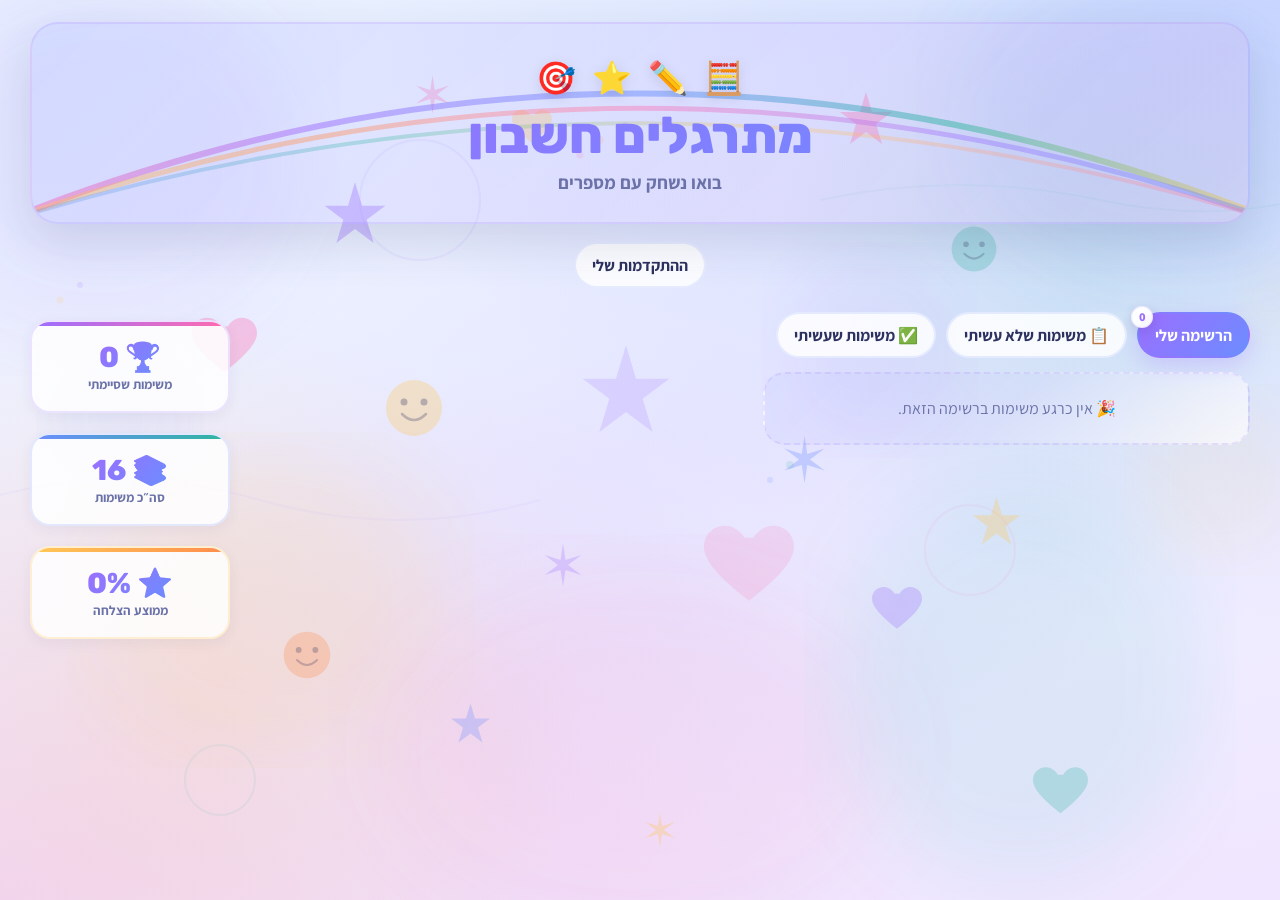
<file: docs/index.html>
<!DOCTYPE html>
<html lang="he" dir="rtl">
<head>
  <meta charset="UTF-8">
  <meta name="viewport" content="width=device-width, initial-scale=1.0">
  <title>מתרגלים חשבון</title>
  <meta name="description" content="אתר תרגול חשבון מקומי בעברית מלאה עם RTL תקין, משימות, סטטיסטיקות ומעקב התקדמות.">
  <link rel="preconnect" href="https://fonts.googleapis.com">
  <link rel="preconnect" href="https://fonts.gstatic.com" crossorigin>
  <link href="https://fonts.googleapis.com/css2?family=Assistant:wght@400;600;700;800&family=Rubik:wght@500;700;800&display=swap" rel="stylesheet">
  <link rel="stylesheet" href="styles.css">
</head>
<body>
  <svg class="bg-shapes" aria-hidden="true" xmlns="http://www.w3.org/2000/svg" viewBox="0 0 1440 900" preserveAspectRatio="xMidYMid slice">
    <defs>
      <filter id="bg-blur"><feGaussianBlur stdDeviation="40"/></filter>
      <filter id="bg-blur-sm"><feGaussianBlur stdDeviation="25"/></filter>
    </defs>
    <!-- large soft blobs -->
    <ellipse cx="180" cy="160" rx="200" ry="180" fill="rgba(156,110,255,0.09)" filter="url(#bg-blur)"/>
    <ellipse cx="1260" cy="120" rx="220" ry="160" fill="rgba(108,141,255,0.10)" filter="url(#bg-blur)"/>
    <ellipse cx="720" cy="750" rx="260" ry="180" fill="rgba(255,107,175,0.08)" filter="url(#bg-blur)"/>
    <ellipse cx="1100" cy="680" rx="180" ry="200" fill="rgba(47,181,159,0.08)" filter="url(#bg-blur)"/>
    <ellipse cx="350" cy="600" rx="170" ry="140" fill="rgba(255,200,87,0.09)" filter="url(#bg-blur)"/>
    <!-- medium accents -->
    <circle cx="950" cy="350" r="90" fill="rgba(156,110,255,0.06)" filter="url(#bg-blur-sm)"/>
    <circle cx="200" cy="420" r="70" fill="rgba(108,141,255,0.07)" filter="url(#bg-blur-sm)"/>
    <circle cx="1300" cy="480" r="80" fill="rgba(255,200,87,0.07)" filter="url(#bg-blur-sm)"/>
    <!-- subtle rings -->
    <circle cx="500" cy="200" r="60" fill="none" stroke="rgba(156,110,255,0.08)" stroke-width="2"/>
    <circle cx="1050" cy="550" r="45" fill="none" stroke="rgba(255,107,175,0.07)" stroke-width="2"/>
    <circle cx="300" cy="780" r="35" fill="none" stroke="rgba(47,181,159,0.08)" stroke-width="2"/>
    <!-- tiny dots cluster -->
    <circle cx="680" cy="140" r="4" fill="rgba(255,200,87,0.18)"/>
    <circle cx="705" cy="125" r="3" fill="rgba(156,110,255,0.16)"/>
    <circle cx="660" cy="155" r="3.5" fill="rgba(255,107,175,0.14)"/>
    <circle cx="850" cy="480" r="3" fill="rgba(108,141,255,0.16)"/>
    <circle cx="870" cy="465" r="4" fill="rgba(47,181,159,0.14)"/>
    <circle cx="140" cy="300" r="3.5" fill="rgba(255,200,87,0.15)"/>
    <circle cx="160" cy="285" r="3" fill="rgba(156,110,255,0.14)"/>
    <!-- soft diamond -->
    <polygon points="1350,260 1380,300 1350,340 1320,300" fill="rgba(255,200,87,0.06)" filter="url(#bg-blur-sm)"/>
    <!-- wavy line accents -->
    <path d="M60,500 Q200,460 340,500 T620,500" fill="none" stroke="rgba(156,110,255,0.05)" stroke-width="2"/>
    <path d="M900,200 Q1040,170 1180,200 T1440,180" fill="none" stroke="rgba(47,181,159,0.05)" stroke-width="2"/>
  </svg>

  <div class="floating-deco" aria-hidden="true">
    <!-- stars -->
    <svg class="fdeco" style="top:20%;left:25%;--dur:13s;--delay:0s;--drift:40px;--rot:360deg" width="70" height="70" viewBox="0 0 60 60"><polygon points="30,2 36,22 56,22 40,34 46,54 30,42 14,54 20,34 4,22 24,22" fill="var(--purple)" opacity=".35"/></svg>
    <svg class="fdeco" style="top:55%;right:20%;--dur:16s;--delay:3s;--drift:35px;--rot:-360deg" width="55" height="55" viewBox="0 0 60 60"><polygon points="30,2 36,22 56,22 40,34 46,54 30,42 14,54 20,34 4,22 24,22" fill="var(--gold)" opacity=".30"/></svg>
    <svg class="fdeco" style="top:78%;left:35%;--dur:11s;--delay:7s;--drift:30px;--rot:360deg" width="45" height="45" viewBox="0 0 60 60"><polygon points="30,2 36,22 56,22 40,34 46,54 30,42 14,54 20,34 4,22 24,22" fill="var(--sky)" opacity=".28"/></svg>
    <svg class="fdeco" style="top:10%;right:30%;--dur:14s;--delay:5s;--drift:45px;--rot:-360deg" width="60" height="60" viewBox="0 0 60 60"><polygon points="30,2 36,22 56,22 40,34 46,54 30,42 14,54 20,34 4,22 24,22" fill="var(--pink)" opacity=".32"/></svg>
    <!-- hearts -->
    <svg class="fdeco" style="top:35%;left:15%;--dur:15s;--delay:1s;--drift:38px;--rot:-360deg" width="65" height="65" viewBox="0 0 60 55"><path d="M30 50 C12 36 0 24 0 14 0 6 6 0 14 0c5 0 10 3 13 8h6C36 3 41 0 46 0c8 0 14 6 14 14 0 10-12 22-30 36z" fill="var(--pink)" opacity=".33"/></svg>
    <svg class="fdeco" style="top:65%;right:28%;--dur:12s;--delay:4s;--drift:42px;--rot:360deg" width="50" height="50" viewBox="0 0 60 55"><path d="M30 50 C12 36 0 24 0 14 0 6 6 0 14 0c5 0 10 3 13 8h6C36 3 41 0 46 0c8 0 14 6 14 14 0 10-12 22-30 36z" fill="var(--purple)" opacity=".28"/></svg>
    <svg class="fdeco" style="top:12%;left:40%;--dur:17s;--delay:6s;--drift:35px;--rot:360deg" width="40" height="40" viewBox="0 0 60 55"><path d="M30 50 C12 36 0 24 0 14 0 6 6 0 14 0c5 0 10 3 13 8h6C36 3 41 0 46 0c8 0 14 6 14 14 0 10-12 22-30 36z" fill="var(--gold)" opacity=".30"/></svg>
    <svg class="fdeco" style="top:85%;right:15%;--dur:14s;--delay:2.5s;--drift:32px;--rot:-360deg" width="55" height="55" viewBox="0 0 60 55"><path d="M30 50 C12 36 0 24 0 14 0 6 6 0 14 0c5 0 10 3 13 8h6C36 3 41 0 46 0c8 0 14 6 14 14 0 10-12 22-30 36z" fill="var(--teal)" opacity=".25"/></svg>
    <!-- smileys -->
    <svg class="fdeco" style="top:42%;left:30%;--dur:14s;--delay:2s;--drift:36px;--rot:-360deg" width="60" height="60" viewBox="0 0 60 60"><circle cx="30" cy="30" r="28" fill="var(--gold)" opacity=".30"/><circle cx="20" cy="24" r="3.5" fill="var(--text)" opacity=".30"/><circle cx="40" cy="24" r="3.5" fill="var(--text)" opacity=".30"/><path d="M18 36 Q30 48 42 36" fill="none" stroke="var(--text)" stroke-width="2.5" stroke-linecap="round" opacity=".28"/></svg>
    <svg class="fdeco" style="top:70%;left:22%;--dur:11s;--delay:5.5s;--drift:30px;--rot:360deg" width="50" height="50" viewBox="0 0 60 60"><circle cx="30" cy="30" r="28" fill="var(--orange)" opacity=".28"/><circle cx="20" cy="24" r="3.5" fill="var(--text)" opacity=".28"/><circle cx="40" cy="24" r="3.5" fill="var(--text)" opacity=".28"/><path d="M18 36 Q30 48 42 36" fill="none" stroke="var(--text)" stroke-width="2.5" stroke-linecap="round" opacity=".26"/></svg>
    <svg class="fdeco" style="top:25%;right:22%;--dur:16s;--delay:8s;--drift:40px;--rot:-360deg" width="48" height="48" viewBox="0 0 60 60"><circle cx="30" cy="30" r="28" fill="var(--teal)" opacity=".25"/><circle cx="20" cy="24" r="3.5" fill="var(--text)" opacity=".26"/><circle cx="40" cy="24" r="3.5" fill="var(--text)" opacity=".26"/><path d="M18 36 Q30 48 42 36" fill="none" stroke="var(--text)" stroke-width="2.5" stroke-linecap="round" opacity=".24"/></svg>
    <!-- sparkle bursts -->
    <svg class="fdeco" style="top:48%;right:35%;--dur:10s;--delay:1.5s;--drift:38px;--rot:360deg" width="55" height="55" viewBox="0 0 60 60"><path d="M30 4 L33 24 L52 18 L36 30 L52 42 L33 36 L30 56 L27 36 L8 42 L24 30 L8 18 L27 24Z" fill="var(--sky)" opacity=".30"/></svg>
    <svg class="fdeco" style="top:8%;left:32%;--dur:13s;--delay:4.5s;--drift:34px;--rot:-360deg" width="45" height="45" viewBox="0 0 60 60"><path d="M30 4 L33 24 L52 18 L36 30 L52 42 L33 36 L30 56 L27 36 L8 42 L24 30 L8 18 L27 24Z" fill="var(--pink)" opacity=".28"/></svg>
    <svg class="fdeco" style="top:60%;left:42%;--dur:15s;--delay:6.5s;--drift:42px;--rot:360deg" width="50" height="50" viewBox="0 0 60 60"><path d="M30 4 L33 24 L52 18 L36 30 L52 42 L33 36 L30 56 L27 36 L8 42 L24 30 L8 18 L27 24Z" fill="var(--purple)" opacity=".25"/></svg>
    <svg class="fdeco" style="top:90%;left:50%;--dur:12s;--delay:3.5s;--drift:36px;--rot:360deg" width="40" height="40" viewBox="0 0 60 60"><path d="M30 4 L33 24 L52 18 L36 30 L52 42 L33 36 L30 56 L27 36 L8 42 L24 30 L8 18 L27 24Z" fill="var(--gold)" opacity=".32"/></svg>
    <!-- extra large center shapes -->
    <svg class="fdeco" style="top:38%;left:45%;--dur:18s;--delay:0.5s;--drift:50px;--rot:360deg" width="100" height="100" viewBox="0 0 60 60"><polygon points="30,2 36,22 56,22 40,34 46,54 30,42 14,54 20,34 4,22 24,22" fill="var(--purple)" opacity=".18"/></svg>
    <svg class="fdeco" style="top:58%;left:55%;--dur:19s;--delay:9s;--drift:44px;--rot:-360deg" width="90" height="90" viewBox="0 0 60 55"><path d="M30 50 C12 36 0 24 0 14 0 6 6 0 14 0c5 0 10 3 13 8h6C36 3 41 0 46 0c8 0 14 6 14 14 0 10-12 22-30 36z" fill="var(--pink)" opacity=".16"/></svg>
  </div>

  <div class="app-shell">
    <header class="site-header">
      <div class="header-banner" id="homeShortcut" role="button" tabindex="0">
        <svg class="header-rainbow" viewBox="0 0 800 200" preserveAspectRatio="none" aria-hidden="true">
          <defs>
            <linearGradient id="rainbow1" x1="0%" y1="0%" x2="100%" y2="0%">
              <stop offset="0%" stop-color="#ff6baf"/>
              <stop offset="25%" stop-color="#9c6eff"/>
              <stop offset="50%" stop-color="#6c8dff"/>
              <stop offset="75%" stop-color="#2fb59f"/>
              <stop offset="100%" stop-color="#ffc857"/>
            </linearGradient>
            <linearGradient id="rainbow2" x1="0%" y1="0%" x2="100%" y2="0%">
              <stop offset="0%" stop-color="#ffc857"/>
              <stop offset="25%" stop-color="#ff8d4d"/>
              <stop offset="50%" stop-color="#ff6baf"/>
              <stop offset="75%" stop-color="#9c6eff"/>
              <stop offset="100%" stop-color="#6c8dff"/>
            </linearGradient>
            <linearGradient id="rainbow3" x1="0%" y1="0%" x2="100%" y2="0%">
              <stop offset="0%" stop-color="#6c8dff"/>
              <stop offset="30%" stop-color="#2fb59f"/>
              <stop offset="60%" stop-color="#ffc857"/>
              <stop offset="100%" stop-color="#ff6baf"/>
            </linearGradient>
          </defs>
          <path d="M -20 200 Q 400 -60 820 200" fill="none" stroke="url(#rainbow1)" stroke-width="6" opacity="0.5" class="rainbow-arc rainbow-arc-1"/>
          <path d="M -20 200 Q 400 -30 820 200" fill="none" stroke="url(#rainbow2)" stroke-width="5" opacity="0.4" class="rainbow-arc rainbow-arc-2"/>
          <path d="M -20 200 Q 400 0 820 200" fill="none" stroke="url(#rainbow3)" stroke-width="4" opacity="0.3" class="rainbow-arc rainbow-arc-3"/>
        </svg>
        <div class="header-content">
          <div class="header-icons">
            <span class="header-icon header-icon-1">🧮</span>
            <span class="header-icon header-icon-2">✏️</span>
            <span class="header-icon header-icon-3">⭐</span>
            <span class="header-icon header-icon-4">🎯</span>
          </div>
          <h1 class="header-title">מתרגלים חשבון</h1>
          <p class="header-subtitle">בואו נשחק עם מספרים</p>
        </div>
      </div>

      <nav class="header-actions" aria-label="ניווט ראשי">
        <button type="button" class="ghost-button" id="progressShortcut">ההתקדמות שלי</button>
      </nav>
    </header>

    <main id="app" aria-live="polite"></main>
  </div>

  <script src="app.js"></script>
</body>
</html>
</file>
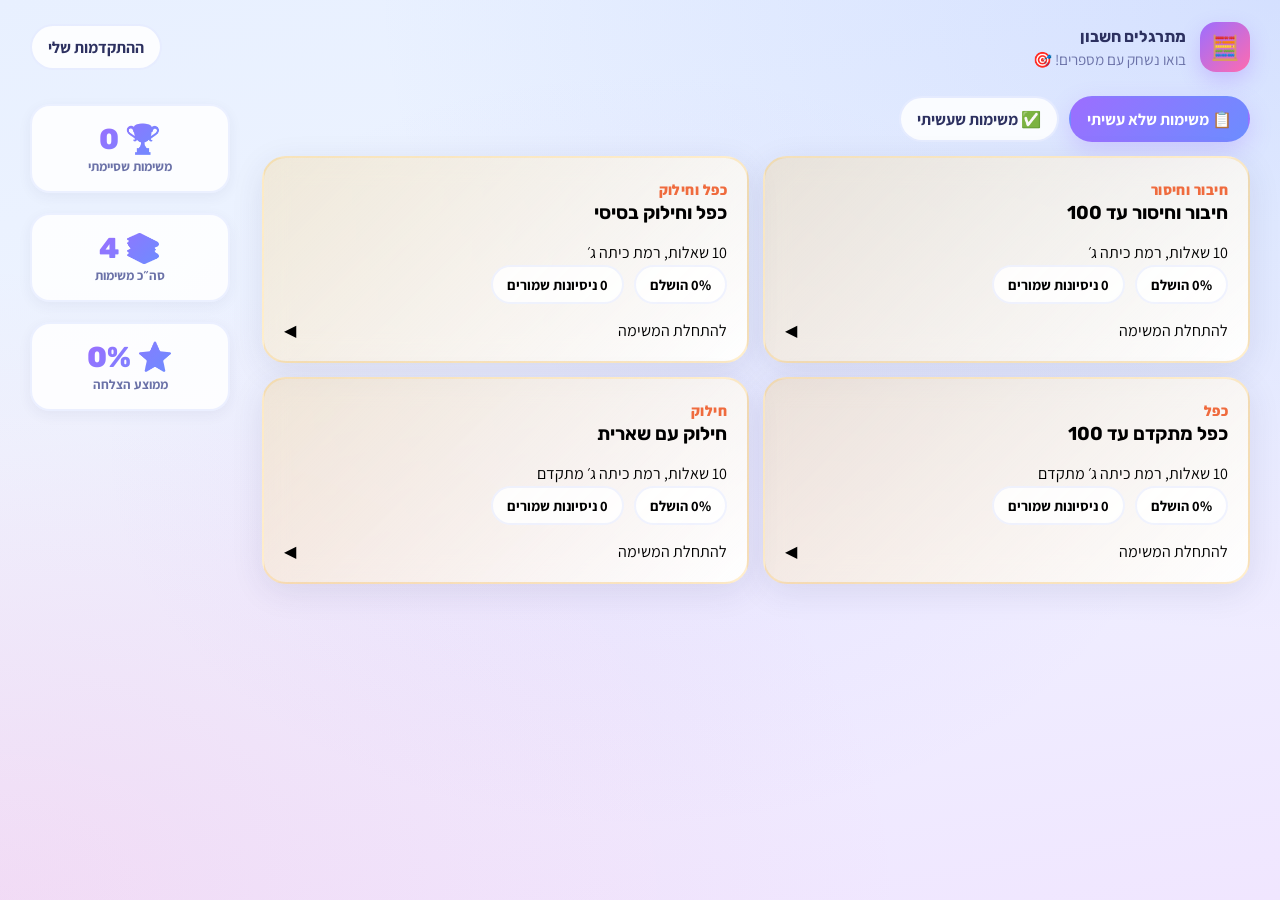
<file: public/index.html>
<!DOCTYPE html>
<html lang="he" dir="rtl">
<head>
  <meta charset="UTF-8">
  <meta name="viewport" content="width=device-width, initial-scale=1.0">
  <title>מתרגלים חשבון</title>
  <meta name="description" content="אתר תרגול חשבון מקומי בעברית מלאה עם RTL תקין, משימות, סטטיסטיקות ומעקב התקדמות.">
  <link rel="preconnect" href="https://fonts.googleapis.com">
  <link rel="preconnect" href="https://fonts.gstatic.com" crossorigin>
  <link href="https://fonts.googleapis.com/css2?family=Assistant:wght@400;600;700;800&family=Rubik:wght@500;700;800&display=swap" rel="stylesheet">
  <link rel="stylesheet" href="styles.css">
</head>
<body>
  <div class="app-shell">
    <header class="site-header">
      <button class="brand-button" id="homeShortcut" type="button">
        <span class="brand-mark">🧮</span>
        <span>
          <strong>מתרגלים חשבון</strong>
          <small>בואו נשחק עם מספרים! 🎯</small>
        </span>
      </button>

      <nav class="header-actions" aria-label="ניווט ראשי">
        <button type="button" class="ghost-button" id="progressShortcut">ההתקדמות שלי</button>
      </nav>
    </header>

    <main id="app" aria-live="polite"></main>
  </div>

  <script src="quiz-data.js"></script>
  <script src="app.js"></script>
</body>
</html>
</file>
<file: docs/styles.css>
:root {
  --bg: #eef4ff;
  --surface: rgba(255, 255, 255, 0.92);
  --surface-strong: #ffffff;
  --text: #2d3160;
  --muted: #6b72a8;
  --line: rgba(45, 49, 96, 0.1);
  --orange: #ff8d4d;
  --orange-deep: #ef6b3e;
  --gold: #ffc857;
  --sky: #6c8dff;
  --teal: #2fb59f;
  --red: #ef6b6b;
  --green: #32b56a;
  --purple: #9c6eff;
  --pink: #ff6baf;
  --shadow: 0 8px 32px rgba(45, 49, 96, 0.10);
  --shadow-lg: 0 18px 48px rgba(45, 49, 96, 0.14);
  --radius-xl: 28px;
  --radius-lg: 22px;
  --radius-md: 16px;
}

@keyframes pop-in {
  from { transform: scale(0.92); opacity: 0; }
  to { transform: scale(1); opacity: 1; }
}

@keyframes wiggle {
  0%, 100% { transform: rotate(0deg); }
  25% { transform: rotate(-3deg); }
  75% { transform: rotate(3deg); }
}

@keyframes float {
  0%, 100% { transform: translateY(0); }
  50% { transform: translateY(-6px); }
}

@keyframes float-slow {
  0%, 100% { transform: translateY(0) rotate(0deg); }
  50% { transform: translateY(-10px) rotate(5deg); }
}

@keyframes float-delayed {
  0%, 100% { transform: translateY(0) rotate(0deg); }
  50% { transform: translateY(-8px) rotate(-5deg); }
}

@keyframes confetti-pop {
  0% { transform: scale(0.5); opacity: 0; }
  60% { transform: scale(1.15); }
  100% { transform: scale(1); opacity: 1; }
}

@keyframes shimmer {
  0% { background-position: -200% center; }
  100% { background-position: 200% center; }
}

@keyframes slide-up {
  from { transform: translateY(20px); opacity: 0; }
  to { transform: translateY(0); opacity: 1; }
}

@keyframes pulse-glow {
  0%, 100% { box-shadow: 0 0 0 0 rgba(156, 110, 255, 0); }
  50% { box-shadow: 0 0 20px 4px rgba(156, 110, 255, 0.15); }
}

@keyframes rainbow-draw {
  from { stroke-dashoffset: 1200; }
  to { stroke-dashoffset: 0; }
}

@keyframes bounce-in {
  0% { transform: scale(0) rotate(-10deg); opacity: 0; }
  50% { transform: scale(1.2) rotate(3deg); }
  70% { transform: scale(0.95) rotate(-1deg); }
  100% { transform: scale(1) rotate(0deg); opacity: 1; }
}

* {
  box-sizing: border-box;
}

html {
  scroll-behavior: smooth;
}

body {
  margin: 0;
  min-height: 100vh;
  font-family: "Assistant", "Segoe UI", sans-serif;
  color: var(--text);
  background:
    radial-gradient(ellipse at top right, rgba(108, 141, 255, 0.22), transparent 50%),
    radial-gradient(ellipse at bottom left, rgba(255, 107, 175, 0.16), transparent 50%),
    radial-gradient(ellipse at center, rgba(156, 110, 255, 0.10), transparent 60%),
    radial-gradient(circle at 15% 80%, rgba(255, 200, 87, 0.14), transparent 30%),
    radial-gradient(circle at 85% 30%, rgba(47, 181, 159, 0.12), transparent 25%),
    linear-gradient(170deg, #e8f0ff 0%, var(--bg) 40%, #f0e6ff 100%);
  background-attachment: fixed;
  overflow-x: hidden;
}

button,
input {
  font: inherit;
}

button {
  cursor: pointer;
}

.app-shell {
  position: relative;
  width: min(1220px, calc(100% - 28px));
  margin-inline: auto;
  padding: 22px 0 38px;
}

.bg-shapes {
  position: fixed;
  inset: 0;
  width: 100%;
  height: 100%;
  z-index: -1;
  pointer-events: none;
}

/* floating SVG decorations */
@keyframes fdeco-float {
  0%   { transform: translateY(0) translateX(0) rotate(0deg) scale(1); }
  20%  { transform: translateY(calc(var(--drift) * -0.7)) translateX(calc(var(--drift) * 0.4)) rotate(calc(var(--rot) * 0.25)) scale(1.15); }
  50%  { transform: translateY(calc(var(--drift) * -1)) translateX(calc(var(--drift) * -0.3)) rotate(calc(var(--rot) * 0.5)) scale(0.85); }
  75%  { transform: translateY(calc(var(--drift) * -0.4)) translateX(calc(var(--drift) * 0.5)) rotate(calc(var(--rot) * 0.8)) scale(1.1); }
  100% { transform: translateY(0) translateX(0) rotate(var(--rot)) scale(1); }
}

@keyframes fdeco-hue {
  0%   { filter: hue-rotate(0deg) drop-shadow(0 0 4px rgba(156,110,255,0.2)); }
  25%  { filter: hue-rotate(60deg) drop-shadow(0 0 10px rgba(255,107,175,0.25)); }
  50%  { filter: hue-rotate(-40deg) drop-shadow(0 0 6px rgba(108,141,255,0.2)); }
  75%  { filter: hue-rotate(80deg) drop-shadow(0 0 12px rgba(255,200,87,0.25)); }
  100% { filter: hue-rotate(0deg) drop-shadow(0 0 4px rgba(156,110,255,0.2)); }
}

.floating-deco {
  position: fixed;
  inset: 0;
  width: 100%;
  height: 100%;
  z-index: 0;
  pointer-events: none;
  overflow: hidden;
}

.fdeco {
  position: absolute;
  animation:
    fdeco-float var(--dur, 12s) ease-in-out var(--delay, 0s) infinite,
    fdeco-hue calc(var(--dur, 12s) * 1.3) ease-in-out var(--delay, 0s) infinite;
  will-change: transform, filter;
}

.site-header {
  display: flex;
  flex-direction: column;
  gap: 18px;
  margin-bottom: 24px;
}

.header-banner {
  position: relative;
  overflow: hidden;
  padding: 32px 36px 28px;
  border-radius: var(--radius-xl);
  background: linear-gradient(135deg, rgba(108, 141, 255, 0.12), rgba(156, 110, 255, 0.1), rgba(255, 107, 175, 0.08));
  border: 2px solid rgba(156, 110, 255, 0.15);
  box-shadow: var(--shadow-lg);
  cursor: pointer;
  transition: transform 0.25s ease, box-shadow 0.25s ease;
}

.header-banner:hover {
  transform: translateY(-3px);
  box-shadow: 0 22px 52px rgba(45, 49, 96, 0.18);
}

.header-rainbow {
  position: absolute;
  inset: 0;
  width: 100%;
  height: 100%;
  pointer-events: none;
}

.rainbow-arc {
  stroke-dasharray: 1200;
  animation: rainbow-draw 2s ease forwards;
}

.rainbow-arc-1 { animation-delay: 0s; }
.rainbow-arc-2 { animation-delay: 0.3s; stroke-dashoffset: 1200; animation: rainbow-draw 2s ease 0.3s forwards; }
.rainbow-arc-3 { animation-delay: 0.6s; stroke-dashoffset: 1200; animation: rainbow-draw 2s ease 0.6s forwards; }

.header-content {
  position: relative;
  text-align: center;
}

.header-icons {
  display: flex;
  justify-content: center;
  gap: 16px;
  margin-bottom: 10px;
}

.header-icon {
  display: inline-block;
  font-size: 2rem;
  filter: drop-shadow(0 3px 6px rgba(0, 0, 0, 0.1));
}

.header-icon-1 { animation: bounce-in 0.6s ease 0.2s both, float-slow 4s ease-in-out 1s infinite; }
.header-icon-2 { animation: bounce-in 0.6s ease 0.35s both, float-delayed 3.5s ease-in-out 1.2s infinite; }
.header-icon-3 { animation: bounce-in 0.6s ease 0.5s both, float-slow 3s ease-in-out 1.4s infinite; }
.header-icon-4 { animation: bounce-in 0.6s ease 0.65s both, float-delayed 4.5s ease-in-out 1.6s infinite; }

.header-title {
  margin: 0;
  font-family: "Rubik", sans-serif;
  font-size: clamp(2.2rem, 5vw, 3.2rem);
  font-weight: 800;
  line-height: 1.1;
  background: linear-gradient(135deg, var(--purple), var(--sky), var(--pink));
  background-size: 200% auto;
  -webkit-background-clip: text;
  -webkit-text-fill-color: transparent;
  background-clip: text;
  animation: shimmer 4s linear infinite;
}

.header-subtitle {
  margin: 6px 0 0;
  font-size: 1.15rem;
  font-weight: 700;
  color: var(--muted);
  animation: slide-up 0.5s ease 0.4s both;
}

.header-actions {
  display: flex;
  flex-wrap: wrap;
  justify-content: center;
  gap: 10px;
}

.header-title,
.section-title,
.panel-title,
.question-title,
.summary-score {
  font-family: "Rubik", sans-serif;
}

.ghost-button,
.primary-button,
.secondary-button,
.danger-button,
.tab-button,
.question-jump,
.task-card,
.resume-card {
  transition: transform 0.18s ease, box-shadow 0.18s ease, border-color 0.18s ease;
}

.ghost-button,
.secondary-button,
.tab-button,
.question-jump {
  min-height: 46px;
  padding: 10px 16px;
  border-radius: 999px;
  border: 2px solid rgba(108, 141, 255, 0.15);
  color: var(--text);
  background: rgba(255, 255, 255, 0.85);
  font-weight: 700;
}

.primary-button,
.danger-button {
  min-height: 50px;
  padding: 12px 22px;
  border: 0;
  border-radius: 999px;
  color: #fff;
  font-weight: 800;
  font-size: 1.05rem;
  letter-spacing: 0.01em;
}

.primary-button {
  background: linear-gradient(135deg, #6c8dff, var(--purple), var(--pink));
  background-size: 200% auto;
  box-shadow: 0 8px 24px rgba(108, 141, 255, 0.35);
}

.secondary-button {
  min-height: 50px;
  padding: 12px 22px;
  border-radius: 999px;
  font-weight: 700;
}

.danger-button {
  background: linear-gradient(135deg, #f05b5b, #d74141);
  box-shadow: 0 8px 22px rgba(215, 65, 65, 0.22);
}

.ghost-button:hover,
.primary-button:hover,
.secondary-button:hover,
.danger-button:hover,
.tab-button:hover,
.question-jump:hover,
.resume-card:hover {
  transform: translateY(-3px) scale(1.02);
}

.primary-button:hover {
  box-shadow: 0 12px 30px rgba(108, 141, 255, 0.45);
}

.primary-button:active,
.secondary-button:active,
.ghost-button:active,
.task-card:active {
  transform: translateY(0) scale(0.98);
}

.view {
  display: none;
}

.view.active {
  display: block;
}

.hero-grid,
.home-grid,
.task-layout,
.summary-layout,
.settings-layout {
  display: grid;
  gap: 18px;
}

.hero-grid,
.summary-layout,
.settings-layout {
  grid-template-columns: 1.1fr 0.9fr;
}

.home-grid {
  grid-template-columns: 1.05fr 0.95fr;
  margin-top: 18px;
}

.home-layout {
  display: grid;
  grid-template-columns: 1fr 200px;
  gap: 32px;
  align-items: start;
}

.home-main {
  min-width: 0;
}

.home-sidebar {
  display: flex;
  flex-direction: column;
  gap: 20px;
  padding-top: 8px;
}

.sidebar-stat {
  display: flex;
  flex-direction: column;
  align-items: center;
  text-align: center;
  padding: 18px 14px;
  border-radius: 20px;
  background: rgba(255, 255, 255, 0.85);
  border: 2px solid rgba(108, 141, 255, 0.12);
  box-shadow: 0 4px 14px rgba(45, 49, 96, 0.06);
  animation: slide-up 0.4s ease both;
  transition: transform 0.2s ease;
  position: relative;
  overflow: hidden;
}

.sidebar-stat::before {
  content: "";
  position: absolute;
  top: 0;
  left: 0;
  right: 0;
  height: 4px;
  border-radius: 20px 20px 0 0;
}

.sidebar-stat:nth-child(1) { animation-delay: 0.15s; }
.sidebar-stat:nth-child(2) { animation-delay: 0.25s; }
.sidebar-stat:nth-child(3) { animation-delay: 0.35s; }

.sidebar-stat:nth-child(1)::before { background: linear-gradient(90deg, var(--purple), var(--pink)); }
.sidebar-stat:nth-child(2)::before { background: linear-gradient(90deg, var(--sky), var(--teal)); }
.sidebar-stat:nth-child(3)::before { background: linear-gradient(90deg, var(--gold), var(--orange)); }

.sidebar-stat:nth-child(1) { border-color: rgba(156, 110, 255, 0.18); }
.sidebar-stat:nth-child(2) { border-color: rgba(108, 141, 255, 0.18); }
.sidebar-stat:nth-child(3) { border-color: rgba(255, 200, 87, 0.25); }

.sidebar-stat:hover {
  transform: scale(1.05);
}

.sidebar-stat-value {
  font-size: 1.8rem;
  font-weight: 800;
  font-family: "Rubik", sans-serif;
  background: linear-gradient(135deg, var(--purple), var(--sky));
  -webkit-background-clip: text;
  -webkit-text-fill-color: transparent;
  background-clip: text;
}

.sidebar-stat-label {
  font-size: 0.82rem;
  font-weight: 700;
  color: var(--muted);
  margin-top: 2px;
}

.resume-banner {
  display: flex;
  align-items: center;
  justify-content: space-between;
  width: 100%;
  padding: 16px 22px;
  margin-bottom: 18px;
  border-radius: 18px;
  border: 2px solid rgba(156, 110, 255, 0.2);
  background: linear-gradient(135deg, rgba(156, 110, 255, 0.1), rgba(108, 141, 255, 0.08), rgba(255, 107, 175, 0.06));
  cursor: pointer;
  font: inherit;
  text-align: start;
  animation: slide-up 0.4s ease;
  position: relative;
  overflow: hidden;
}

.resume-banner::after {
  content: "";
  position: absolute;
  top: -20px;
  left: -20px;
  width: 80px;
  height: 80px;
  border-radius: 50%;
  background: radial-gradient(circle, rgba(156, 110, 255, 0.1), transparent 70%);
  pointer-events: none;
}

.resume-banner:hover {
  border-style: solid;
  border-color: var(--sky);
  background: linear-gradient(135deg, rgba(108, 141, 255, 0.12), rgba(156, 110, 255, 0.08));
  transform: translateY(-2px);
}

.resume-banner-text {
  display: flex;
  flex-direction: column;
  gap: 4px;
}

.resume-banner-text strong {
  font-size: 1rem;
  color: var(--ink);
}

.resume-banner-text span {
  font-size: 0.85rem;
  color: var(--muted);
}

.resume-banner-action {
  font-weight: 700;
  color: var(--sky);
  white-space: nowrap;
}

.panel,
.hero-panel,
.task-card,
.resume-card,
.question-panel,
.question-sidebar,
.result-card,
.settings-card,
.stats-card {
  background: var(--surface);
  border: 2px solid rgba(108, 141, 255, 0.1);
  box-shadow: var(--shadow);
  backdrop-filter: blur(12px);
}

.hero-panel,
.panel,
.question-panel,
.question-sidebar,
.result-card,
.settings-card,
.stats-card {
  border-radius: var(--radius-xl);
}

.hero-panel,
.panel,
.question-panel,
.question-sidebar,
.result-card,
.settings-card,
.stats-card {
  padding: 24px;
}

.hero-copy {
  padding: 16px 0;
}

.eyebrow {
  margin: 0 0 10px;
  font-size: 0.92rem;
  font-weight: 800;
  letter-spacing: 0.03em;
  background: linear-gradient(135deg, var(--orange-deep), var(--pink));
  -webkit-background-clip: text;
  -webkit-text-fill-color: transparent;
  background-clip: text;
}

.hero-title {
  margin: 0;
  font-size: clamp(2.3rem, 6vw, 4.5rem);
  line-height: 1.05;
}

.hero-text,
.panel-copy,
.meta-copy,
.feedback-text,
.status-note,
.stat-label,
.empty-state {
  color: var(--muted);
}

.hero-text,
.panel-copy,
.feedback-text {
  font-size: 1.08rem;
  line-height: 1.7;
}

.hero-actions,
.result-actions,
.settings-actions,
.question-actions,
.top-row {
  display: flex;
  flex-wrap: wrap;
  gap: 12px;
}

.question-actions {
  margin-top: 24px;
}

.hero-badges,
.task-meta,
.summary-pills {
  display: flex;
  flex-wrap: wrap;
  gap: 10px;
}

.hero-badge,
.meta-pill,
.summary-pill {
  display: inline-flex;
  align-items: center;
  min-height: 38px;
  padding: 8px 14px;
  border-radius: 999px;
  background: linear-gradient(135deg, rgba(108, 141, 255, 0.1), rgba(156, 110, 255, 0.08));
  border: 2px solid rgba(108, 141, 255, 0.14);
  font-weight: 700;
  font-size: 0.9rem;
  color: var(--text);
}

.summary-pill {
  background: linear-gradient(135deg, rgba(156, 110, 255, 0.12), rgba(255, 107, 175, 0.08));
  border-color: rgba(156, 110, 255, 0.18);
}

.board-stack {
  display: grid;
  gap: 14px;
}

.hero-board-primary,
.hero-board-secondary {
  border-radius: 26px;
  padding: 18px;
  background: #fff;
  border: 1px solid var(--line);
}

.hero-board-primary {
  background: linear-gradient(180deg, rgba(255, 200, 87, 0.24), #fffefb);
}

.board-progress {
  height: 12px;
  overflow: hidden;
  border-radius: 999px;
  background: rgba(29, 36, 64, 0.08);
}

.board-progress span,
.mini-progress span,
.attempt-progress span {
  display: block;
  height: 100%;
  border-radius: inherit;
  background: linear-gradient(90deg, var(--purple), var(--sky), var(--teal));
}

.summary-grid,
.stats-grid,
.tasks-grid,
.results-grid,
.settings-grid {
  display: grid;
  gap: 14px;
}

.summary-grid,
.stats-grid,
.results-grid,
.settings-grid {
  grid-template-columns: repeat(3, minmax(0, 1fr));
}

.tasks-grid {
  grid-template-columns: repeat(2, minmax(0, 1fr));
}

.stats-card strong,
.result-number,
.summary-score {
  display: block;
  font-size: 2rem;
}

.tabs-row {
  display: flex;
  gap: 10px;
  flex-wrap: wrap;
  margin-bottom: 14px;
}

.tabs-row .tab-button {
  flex: 0 1 auto;
}

.tab-button {
  display: inline-flex;
  align-items: center;
  justify-content: center;
  gap: 8px;
  position: relative;
}

.tab-button.has-badge {
  display: grid;
  place-items: center;
}

.tab-button-label {
  display: block;
  text-align: center;
}

.tab-badge {
  position: absolute;
  top: -8px;
  left: -8px;
  display: inline-flex;
  align-items: center;
  justify-content: center;
  min-width: 22px;
  height: 22px;
  padding-inline: 6px;
  border-radius: 999px;
  background: rgba(255, 255, 255, 0.96);
  color: var(--purple);
  font-size: 0.76rem;
  font-weight: 800;
  line-height: 1;
  box-shadow: 0 6px 14px rgba(45, 49, 96, 0.16), inset 0 0 0 1px rgba(108, 141, 255, 0.12);
  z-index: 1;
}

.tab-button.active {
  color: #fff;
  border-color: transparent;
  background: linear-gradient(135deg, var(--purple), var(--sky));
  box-shadow: 0 8px 22px rgba(156, 110, 255, 0.25);
  animation: pulse-glow 2.5s ease-in-out infinite;
}

.tab-button.active .tab-badge {
  background: rgba(255, 255, 255, 0.95);
  color: var(--purple);
  box-shadow: 0 4px 12px rgba(45, 49, 96, 0.16), inset 0 0 0 1px rgba(156, 110, 255, 0.14);
}

.task-card,
.resume-card {
  border: 0;
  padding: 20px;
  border-radius: 24px;
  text-align: right;
  animation: slide-up 0.4s ease both;
}

.task-card {
  display: flex;
  flex-direction: column;
}

.task-card:nth-child(1) { animation-delay: 0.05s; }
.task-card:nth-child(2) { animation-delay: 0.1s; }
.task-card:nth-child(3) { animation-delay: 0.15s; }
.task-card:nth-child(4) { animation-delay: 0.2s; }
.task-card:nth-child(5) { animation-delay: 0.25s; }
.task-card:nth-child(6) { animation-delay: 0.3s; }

.task-card.pending {
  background: linear-gradient(145deg, rgba(255, 200, 87, 0.18), rgba(255, 141, 77, 0.08), rgba(255, 255, 255, 0.96));
  border: 2px solid rgba(255, 200, 87, 0.3);
  position: relative;
  overflow: hidden;
}

.task-card.pending::before {
  content: "📝";
  position: absolute;
  top: -8px;
  left: -8px;
  font-size: 3.5rem;
  opacity: 0.08;
  transform: rotate(-15deg);
  pointer-events: none;
}

.task-card.done {
  background: linear-gradient(145deg, rgba(50, 181, 106, 0.12), rgba(47, 181, 159, 0.08), rgba(255, 255, 255, 0.96));
  border: 2px solid rgba(50, 181, 106, 0.2);
  position: relative;
  overflow: hidden;
}

.task-card.done::before {
  content: "🏆";
  position: absolute;
  top: -8px;
  left: -8px;
  font-size: 3.5rem;
  opacity: 0.08;
  transform: rotate(10deg);
  pointer-events: none;
}

.resume-card {
  background: linear-gradient(135deg, rgba(156, 110, 255, 0.12), rgba(255, 255, 255, 0.96));
  border: 2px solid rgba(156, 110, 255, 0.18);
}

.task-card h3,
.resume-card h3,
.section-title,
.panel-title,
.question-title {
  margin: 0;
  font-family: "Rubik", sans-serif;
}

.task-card p,
.resume-card p,
.settings-card p,
.result-card p,
.question-panel p {
  margin-bottom: 0;
  line-height: 1.6;
}

.task-card footer,
.resume-card footer,
.result-card footer {
  display: flex;
  justify-content: space-between;
  align-items: center;
  gap: 12px;
  margin-top: 16px;
}

.task-card footer {
  margin-top: 22px;
}

.task-card-actions {
  display: flex;
  flex-wrap: wrap;
  align-items: center;
  justify-content: space-between;
  gap: 12px;
  width: 100%;
}

.task-open-button {
  width: auto;
  min-width: 190px;
  min-height: 44px;
  padding: 10px 24px;
  font-size: 0.98rem;
  box-shadow: 0 6px 18px rgba(108, 141, 255, 0.24);
}

.task-allocation-button {
  align-self: auto;
  min-width: 0;
  max-width: 100%;
}

.allocation-button {
  display: inline-flex;
  align-items: center;
  justify-content: center;
  min-height: 40px;
  padding: 8px 16px;
  border-radius: 999px;
  white-space: nowrap;
  font-size: 0.95rem;
  font-weight: 700;
}

.allocation-button.allocated {
  border-color: rgba(47, 181, 159, 0.28);
  background: linear-gradient(135deg, rgba(47, 181, 159, 0.14), rgba(108, 141, 255, 0.08), rgba(255, 255, 255, 0.92));
  color: #1c5a4f;
}

.mini-progress,
.attempt-progress {
  height: 10px;
  overflow: hidden;
  border-radius: 999px;
  background: rgba(29, 36, 64, 0.08);
}

.section-title {
  font-size: 1.45rem;
  margin-bottom: 12px;
}

.task-layout {
  grid-template-columns: 180px minmax(0, 1fr);
  align-items: start;
}

.question-sidebar {
  position: sticky;
  top: 18px;
}

.question-list {
  display: grid;
  gap: 10px;
}

.question-jump {
  display: inline-flex;
  align-items: center;
  justify-content: center;
  width: 100%;
  min-height: 48px;
  font-weight: 800;
}

.question-jump.current {
  color: #fff;
  background: linear-gradient(135deg, var(--purple), var(--sky));
  border-color: transparent;
  animation: pop-in 0.3s ease;
}

.question-jump.correct {
  color: #fff;
  background: linear-gradient(135deg, var(--green), var(--teal));
  border-color: transparent;
  animation: confetti-pop 0.4s ease;
}

.question-jump.wrong,
.feedback-box.wrong {
  color: #7a2430;
  background: rgba(239, 107, 107, 0.16);
  border-color: rgba(239, 107, 107, 0.28);
}

.question-jump.answered {
  color: #7b5600;
  background: rgba(255, 200, 87, 0.24);
  border-color: rgba(255, 200, 87, 0.3);
}

.question-jump.locked {
  color: #fff;
  background: linear-gradient(135deg, #ac6ef7, #7a6cff);
  border-color: transparent;
}

.question-topline,
.result-header {
  display: flex;
  justify-content: space-between;
  gap: 16px;
  align-items: start;
  flex-wrap: wrap;
}

.question-topline-main {
  flex: 1 1 320px;
  min-width: 0;
}

.question-topline-side {
  display: flex;
  flex-direction: column;
  align-items: flex-end;
  gap: 12px;
}

.question-allocation-button {
  min-width: 210px;
}

.question-counter {
  min-height: 40px;
  padding: 8px 14px;
  border-radius: 999px;
  background: linear-gradient(135deg, rgba(255, 200, 87, 0.35), rgba(255, 107, 175, 0.18));
  font-weight: 800;
  border: 2px solid rgba(255, 200, 87, 0.35);
  animation: pop-in 0.3s ease;
}

.question-body {
  margin-top: 18px;
}

.question-text {
  margin: 0 0 32px;
  font-size: clamp(1.4rem, 3vw, 2rem);
  line-height: 1.8;
}

.question-flow {
  display: inline-flex;
  flex-wrap: wrap;
  align-items: baseline;
  gap: 0.3em;
}

.question-segment {
  unicode-bidi: isolate;
}

.question-segment-math,
.answer-list {
  direction: ltr;
  unicode-bidi: isolate;
}

.question-placeholder-preview {
  display: inline-block;
  min-width: 3ch;
  direction: ltr;
  unicode-bidi: isolate;
}

.inline-answer {
  display: inline-flex;
  align-items: center;
  justify-content: center;
  width: 90px;
  min-width: 90px;
  margin-inline: 6px;
  padding: 10px 12px;
  border-radius: 16px;
  border: 3px solid rgba(156, 110, 255, 0.25);
  direction: ltr;
  unicode-bidi: isolate;
  text-align: center;
  background: #fff;
  font-size: 1.1rem;
  font-weight: 700;
}

.inline-answer:focus {
  outline: none;
  border-color: var(--purple);
  box-shadow: 0 0 0 5px rgba(156, 110, 255, 0.15), 0 4px 12px rgba(156, 110, 255, 0.1);
  animation: pop-in 0.2s ease;
}

.inline-answer-correct {
  border-color: #32b56a;
  background: rgba(50, 181, 106, 0.12);
  color: #155a34;
  animation: confetti-pop 0.4s ease;
}

.inline-answer-locked {
  border-color: #e74c3c;
  background: rgba(231, 76, 60, 0.08);
  color: #8b1a1a;
}

.answer-inline-wrapper {
  display: inline;
}

.feedback-box {
  margin-top: 18px;
  padding: 18px;
  border-radius: 20px;
  border: 2px solid rgba(108, 141, 255, 0.15);
  background: linear-gradient(135deg, rgba(108, 141, 255, 0.06), rgba(156, 110, 255, 0.04), rgba(255, 255, 255, 0.9));
  animation: slide-up 0.3s ease;
}

.feedback-box.correct {
  color: #155a34;
  background: linear-gradient(135deg, rgba(50, 181, 106, 0.16), rgba(47, 181, 159, 0.08), rgba(255, 255, 255, 0.9));
  border-color: rgba(50, 181, 106, 0.3);
}

.feedback-box.locked {
  color: #44315f;
  background: linear-gradient(135deg, rgba(156, 110, 255, 0.12), rgba(122, 108, 255, 0.06));
  border-color: rgba(156, 110, 255, 0.25);
}

.correct-answer-row {
  margin-top: 10px;
  font-weight: 700;
}

.summary-card {
  padding: 24px;
  border-radius: 26px;
  background: linear-gradient(145deg, rgba(156, 110, 255, 0.14), rgba(108, 141, 255, 0.1), rgba(255, 200, 87, 0.1), rgba(255, 255, 255, 0.9));
  border: 2px solid rgba(156, 110, 255, 0.18);
  box-shadow: var(--shadow-lg);
  animation: slide-up 0.4s ease;
  position: relative;
  overflow: hidden;
}

.summary-card::before {
  content: "";
  position: absolute;
  bottom: -30px;
  right: -30px;
  width: 120px;
  height: 120px;
  border-radius: 50%;
  background: radial-gradient(circle, rgba(255, 200, 87, 0.15), transparent 70%);
  pointer-events: none;
}

.summary-score {
  font-size: clamp(2.3rem, 4vw, 3.6rem);
  background: linear-gradient(135deg, var(--purple), var(--sky), var(--teal), var(--purple));
  background-size: 200% auto;
  -webkit-background-clip: text;
  -webkit-text-fill-color: transparent;
  background-clip: text;
  animation: shimmer 3s linear infinite;
}

.results-list {
  display: grid;
  gap: 12px;
  margin-top: 14px;
}

.result-card {
  padding: 18px;
}

.teacher-note {
  padding: 18px;
  border-radius: 22px;
  background: linear-gradient(180deg, rgba(47, 181, 159, 0.18), rgba(50, 181, 106, 0.08), rgba(255, 255, 255, 0.94));
  border: 2px solid rgba(47, 181, 159, 0.2);
  animation: slide-up 0.5s ease 0.15s both;
  position: relative;
  overflow: hidden;
}

.teacher-note::after {
  content: "💬";
  position: absolute;
  bottom: -5px;
  left: -5px;
  font-size: 3rem;
  opacity: 0.07;
  pointer-events: none;
}

.settings-note {
  padding: 14px 16px;
  border-radius: 18px;
  background: rgba(255, 200, 87, 0.18);
  color: #7b5600;
}

.empty-state {
  padding: 24px;
  border-radius: 22px;
  text-align: center;
  background: linear-gradient(135deg, rgba(108, 141, 255, 0.06), rgba(156, 110, 255, 0.04), rgba(255, 255, 255, 0.7));
  border: 2px dashed rgba(156, 110, 255, 0.15);
}

.hidden {
  display: none !important;
}

@media (max-width: 1020px) {
  .hero-grid,
  .home-grid,
  .home-layout,
  .summary-layout,
  .settings-layout,
  .tasks-grid,
  .summary-grid,
  .stats-grid,
  .results-grid,
  .settings-grid {
    grid-template-columns: 1fr;
  }

  .home-sidebar {
    flex-direction: row;
    justify-content: center;
    gap: 32px;
  }

  .task-layout {
    grid-template-columns: 1fr;
  }

  .question-sidebar {
    position: static;
  }

  .question-list {
    grid-template-columns: repeat(5, minmax(0, 1fr));
  }
}

@media (max-width: 720px) {
  .bg-shapes,
  .floating-deco {
    display: none;
  }

  .app-shell {
    width: min(100% - 18px, 1220px);
    padding-top: 16px;
  }

  .header-banner {
    padding: 24px 20px 20px;
  }

  .header-title {
    font-size: clamp(1.8rem, 8vw, 2.6rem);
  }

  .header-icon {
    font-size: 1.5rem;
  }

  .site-header,
  .question-topline,
  .result-header,
  .task-card footer,
  .resume-card footer,
  .result-card footer {
    flex-direction: column;
    align-items: stretch;
  }

  .task-card-actions,
  .question-topline-side {
    align-items: stretch;
  }

  .task-card-actions {
    justify-content: stretch;
  }

  .question-allocation-button,
  .task-open-button {
    width: 100%;
    min-width: 0;
  }

  .task-allocation-button {
    width: 100%;
    min-width: 0;
  }

  .question-list {
    grid-template-columns: repeat(4, minmax(0, 1fr));
  }

  .inline-answer {
    width: 72px;
    min-width: 72px;
    margin-inline: 4px;
  }

  .hero-title {
    font-size: clamp(2rem, 10vw, 3.4rem);
  }
}
</file>
<file: public/styles.css>
:root {
  --bg: #eef4ff;
  --surface: rgba(255, 255, 255, 0.92);
  --surface-strong: #ffffff;
  --text: #2d3160;
  --muted: #6b72a8;
  --line: rgba(45, 49, 96, 0.1);
  --orange: #ff8d4d;
  --orange-deep: #ef6b3e;
  --gold: #ffc857;
  --sky: #6c8dff;
  --teal: #2fb59f;
  --red: #ef6b6b;
  --green: #32b56a;
  --purple: #9c6eff;
  --pink: #ff6baf;
  --shadow: 0 8px 32px rgba(45, 49, 96, 0.10);
  --shadow-lg: 0 18px 48px rgba(45, 49, 96, 0.14);
  --radius-xl: 28px;
  --radius-lg: 22px;
  --radius-md: 16px;
}

@keyframes pop-in {
  from { transform: scale(0.92); opacity: 0; }
  to { transform: scale(1); opacity: 1; }
}

@keyframes wiggle {
  0%, 100% { transform: rotate(0deg); }
  25% { transform: rotate(-3deg); }
  75% { transform: rotate(3deg); }
}

@keyframes float {
  0%, 100% { transform: translateY(0); }
  50% { transform: translateY(-6px); }
}

@keyframes confetti-pop {
  0% { transform: scale(0.5); opacity: 0; }
  60% { transform: scale(1.15); }
  100% { transform: scale(1); opacity: 1; }
}

* {
  box-sizing: border-box;
}

html {
  scroll-behavior: smooth;
}

body {
  margin: 0;
  min-height: 100vh;
  font-family: "Assistant", "Segoe UI", sans-serif;
  color: var(--text);
  background:
    radial-gradient(ellipse at top right, rgba(108, 141, 255, 0.18), transparent 50%),
    radial-gradient(ellipse at bottom left, rgba(255, 107, 175, 0.12), transparent 50%),
    radial-gradient(ellipse at center, rgba(156, 110, 255, 0.08), transparent 60%),
    linear-gradient(170deg, #e8f0ff 0%, var(--bg) 40%, #f0e6ff 100%);
  background-attachment: fixed;
}

button,
input {
  font: inherit;
}

button {
  cursor: pointer;
}

.app-shell {
  width: min(1220px, calc(100% - 28px));
  margin-inline: auto;
  padding: 22px 0 38px;
}

.site-header {
  display: flex;
  align-items: center;
  justify-content: space-between;
  gap: 18px;
  margin-bottom: 24px;
}

.brand-button {
  display: inline-flex;
  align-items: center;
  gap: 14px;
  border: 0;
  padding: 0;
  color: inherit;
  background: transparent;
  text-align: right;
}

.brand-button strong,
.hero-title,
.section-title,
.panel-title,
.question-title,
.summary-score {
  font-family: "Rubik", sans-serif;
}

.brand-button small {
  display: block;
  margin-top: 2px;
  color: var(--muted);
  font-size: 0.95rem;
}

.brand-mark {
  display: grid;
  place-items: center;
  width: 50px;
  height: 50px;
  border-radius: 16px;
  color: #fff;
  font-size: 1.5rem;
  font-weight: 800;
  background: linear-gradient(135deg, var(--purple), var(--pink));
  box-shadow: 0 8px 20px rgba(156, 110, 255, 0.3);
  animation: float 3s ease-in-out infinite;
}

.header-actions {
  display: flex;
  flex-wrap: wrap;
  gap: 10px;
}

.ghost-button,
.primary-button,
.secondary-button,
.danger-button,
.tab-button,
.question-jump,
.task-card,
.resume-card {
  transition: transform 0.18s ease, box-shadow 0.18s ease, border-color 0.18s ease;
}

.ghost-button,
.secondary-button,
.tab-button,
.question-jump {
  min-height: 46px;
  padding: 10px 16px;
  border-radius: 999px;
  border: 2px solid rgba(108, 141, 255, 0.15);
  color: var(--text);
  background: rgba(255, 255, 255, 0.85);
  font-weight: 700;
}

.primary-button,
.danger-button {
  min-height: 50px;
  padding: 12px 22px;
  border: 0;
  border-radius: 999px;
  color: #fff;
  font-weight: 800;
  font-size: 1.05rem;
  letter-spacing: 0.01em;
}

.primary-button {
  background: linear-gradient(135deg, #6c8dff, var(--purple));
  box-shadow: 0 8px 24px rgba(108, 141, 255, 0.35);
}

.secondary-button {
  min-height: 50px;
  padding: 12px 22px;
  border-radius: 999px;
  font-weight: 700;
}

.danger-button {
  background: linear-gradient(135deg, #f05b5b, #d74141);
  box-shadow: 0 8px 22px rgba(215, 65, 65, 0.22);
}

.ghost-button:hover,
.primary-button:hover,
.secondary-button:hover,
.danger-button:hover,
.tab-button:hover,
.question-jump:hover,
.task-card:hover,
.resume-card:hover {
  transform: translateY(-3px) scale(1.02);
}

.primary-button:hover {
  box-shadow: 0 12px 30px rgba(108, 141, 255, 0.45);
}

.primary-button:active,
.secondary-button:active,
.ghost-button:active,
.task-card:active {
  transform: translateY(0) scale(0.98);
}

.view {
  display: none;
}

.view.active {
  display: block;
}

.hero-grid,
.home-grid,
.task-layout,
.summary-layout,
.settings-layout {
  display: grid;
  gap: 18px;
}

.hero-grid,
.summary-layout,
.settings-layout {
  grid-template-columns: 1.1fr 0.9fr;
}

.home-grid {
  grid-template-columns: 1.05fr 0.95fr;
  margin-top: 18px;
}

.home-layout {
  display: grid;
  grid-template-columns: 1fr 200px;
  gap: 32px;
  align-items: start;
}

.home-main {
  min-width: 0;
}

.home-sidebar {
  display: flex;
  flex-direction: column;
  gap: 20px;
  padding-top: 8px;
}

.sidebar-stat {
  display: flex;
  flex-direction: column;
  align-items: center;
  text-align: center;
  padding: 16px 12px;
  border-radius: 20px;
  background: rgba(255, 255, 255, 0.85);
  border: 2px solid rgba(108, 141, 255, 0.12);
  box-shadow: 0 4px 14px rgba(45, 49, 96, 0.06);
}

.sidebar-stat-value {
  font-size: 1.8rem;
  font-weight: 800;
  font-family: "Rubik", sans-serif;
  background: linear-gradient(135deg, var(--purple), var(--sky));
  -webkit-background-clip: text;
  -webkit-text-fill-color: transparent;
  background-clip: text;
}

.sidebar-stat-label {
  font-size: 0.82rem;
  font-weight: 700;
  color: var(--muted);
  margin-top: 2px;
}

.resume-banner {
  display: flex;
  align-items: center;
  justify-content: space-between;
  width: 100%;
  padding: 16px 22px;
  margin-bottom: 18px;
  border-radius: 18px;
  border: 2px dashed rgba(108, 141, 255, 0.35);
  background: linear-gradient(135deg, rgba(108, 141, 255, 0.08), rgba(156, 110, 255, 0.06));
  cursor: pointer;
  font: inherit;
  text-align: start;
  animation: pop-in 0.4s ease;
}

.resume-banner:hover {
  border-style: solid;
  border-color: var(--sky);
  background: linear-gradient(135deg, rgba(108, 141, 255, 0.12), rgba(156, 110, 255, 0.08));
  transform: translateY(-2px);
}

.resume-banner-text {
  display: flex;
  flex-direction: column;
  gap: 4px;
}

.resume-banner-text strong {
  font-size: 1rem;
  color: var(--ink);
}

.resume-banner-text span {
  font-size: 0.85rem;
  color: var(--muted);
}

.resume-banner-action {
  font-weight: 700;
  color: var(--sky);
  white-space: nowrap;
}

.panel,
.hero-panel,
.task-card,
.resume-card,
.question-panel,
.question-sidebar,
.result-card,
.settings-card,
.stats-card {
  background: var(--surface);
  border: 2px solid rgba(108, 141, 255, 0.1);
  box-shadow: var(--shadow);
  backdrop-filter: blur(12px);
}

.hero-panel,
.panel,
.question-panel,
.question-sidebar,
.result-card,
.settings-card,
.stats-card {
  border-radius: var(--radius-xl);
}

.hero-panel,
.panel,
.question-panel,
.question-sidebar,
.result-card,
.settings-card,
.stats-card {
  padding: 24px;
}

.hero-copy {
  padding: 16px 0;
}

.eyebrow {
  margin: 0 0 10px;
  color: var(--orange-deep);
  font-size: 0.92rem;
  font-weight: 800;
  letter-spacing: 0.03em;
}

.hero-title {
  margin: 0;
  font-size: clamp(2.3rem, 6vw, 4.5rem);
  line-height: 1.05;
}

.hero-text,
.panel-copy,
.meta-copy,
.feedback-text,
.status-note,
.stat-label,
.empty-state {
  color: var(--muted);
}

.hero-text,
.panel-copy,
.feedback-text {
  font-size: 1.08rem;
  line-height: 1.7;
}

.hero-actions,
.result-actions,
.settings-actions,
.question-actions,
.top-row {
  display: flex;
  flex-wrap: wrap;
  gap: 12px;
}

.question-actions {
  margin-top: 24px;
}

.hero-badges,
.task-meta,
.summary-pills {
  display: flex;
  flex-wrap: wrap;
  gap: 10px;
}

.hero-badge,
.meta-pill,
.summary-pill {
  display: inline-flex;
  align-items: center;
  min-height: 38px;
  padding: 8px 14px;
  border-radius: 999px;
  background: rgba(255, 255, 255, 0.85);
  border: 2px solid rgba(108, 141, 255, 0.1);
  font-weight: 700;
  font-size: 0.9rem;
}

.board-stack {
  display: grid;
  gap: 14px;
}

.hero-board-primary,
.hero-board-secondary {
  border-radius: 26px;
  padding: 18px;
  background: #fff;
  border: 1px solid var(--line);
}

.hero-board-primary {
  background: linear-gradient(180deg, rgba(255, 200, 87, 0.24), #fffefb);
}

.board-progress {
  height: 12px;
  overflow: hidden;
  border-radius: 999px;
  background: rgba(29, 36, 64, 0.08);
}

.board-progress span,
.mini-progress span,
.attempt-progress span {
  display: block;
  height: 100%;
  border-radius: inherit;
  background: linear-gradient(90deg, var(--purple), var(--sky), var(--teal));
}

.summary-grid,
.stats-grid,
.tasks-grid,
.results-grid,
.settings-grid {
  display: grid;
  gap: 14px;
}

.summary-grid,
.stats-grid,
.results-grid,
.settings-grid {
  grid-template-columns: repeat(3, minmax(0, 1fr));
}

.tasks-grid {
  grid-template-columns: repeat(2, minmax(0, 1fr));
}

.stats-card strong,
.result-number,
.summary-score {
  display: block;
  font-size: 2rem;
}

.tabs-row {
  display: flex;
  gap: 10px;
  flex-wrap: wrap;
  margin-bottom: 14px;
}

.tab-button.active {
  color: #fff;
  border-color: transparent;
  background: linear-gradient(135deg, var(--purple), var(--sky));
  box-shadow: 0 8px 22px rgba(156, 110, 255, 0.25);
}

.task-card,
.resume-card {
  border: 0;
  padding: 20px;
  border-radius: 24px;
  text-align: right;
  animation: pop-in 0.3s ease;
}

.task-card.pending {
  background: linear-gradient(135deg, rgba(255, 200, 87, 0.22), rgba(255, 255, 255, 0.96));
  border: 2px solid rgba(255, 200, 87, 0.3);
}

.task-card.done {
  background: linear-gradient(135deg, rgba(50, 181, 106, 0.15), rgba(255, 255, 255, 0.96));
  border: 2px solid rgba(50, 181, 106, 0.2);
}

.resume-card {
  background: linear-gradient(135deg, rgba(156, 110, 255, 0.12), rgba(255, 255, 255, 0.96));
  border: 2px solid rgba(156, 110, 255, 0.18);
}

.task-card h3,
.resume-card h3,
.section-title,
.panel-title,
.question-title {
  margin: 0;
  font-family: "Rubik", sans-serif;
}

.task-card p,
.resume-card p,
.settings-card p,
.result-card p,
.question-panel p {
  margin-bottom: 0;
  line-height: 1.6;
}

.task-card footer,
.resume-card footer,
.result-card footer {
  display: flex;
  justify-content: space-between;
  align-items: center;
  gap: 12px;
  margin-top: 16px;
}

.mini-progress,
.attempt-progress {
  height: 10px;
  overflow: hidden;
  border-radius: 999px;
  background: rgba(29, 36, 64, 0.08);
}

.section-title {
  font-size: 1.45rem;
  margin-bottom: 12px;
}

.task-layout {
  grid-template-columns: 180px minmax(0, 1fr);
  align-items: start;
}

.question-sidebar {
  position: sticky;
  top: 18px;
}

.question-list {
  display: grid;
  gap: 10px;
}

.question-jump {
  display: inline-flex;
  align-items: center;
  justify-content: center;
  width: 100%;
  min-height: 48px;
  font-weight: 800;
}

.question-jump.current {
  color: #fff;
  background: linear-gradient(135deg, var(--purple), var(--sky));
  border-color: transparent;
  animation: pop-in 0.3s ease;
}

.question-jump.correct {
  color: #fff;
  background: linear-gradient(135deg, var(--green), var(--teal));
  border-color: transparent;
}

.question-jump.wrong,
.feedback-box.wrong {
  color: #7a2430;
  background: rgba(239, 107, 107, 0.16);
  border-color: rgba(239, 107, 107, 0.28);
}

.question-jump.answered {
  color: #7b5600;
  background: rgba(255, 200, 87, 0.24);
  border-color: rgba(255, 200, 87, 0.3);
}

.question-jump.locked {
  color: #fff;
  background: linear-gradient(135deg, #ac6ef7, #7a6cff);
  border-color: transparent;
}

.question-topline,
.result-header {
  display: flex;
  justify-content: space-between;
  gap: 16px;
  align-items: start;
  flex-wrap: wrap;
}

.question-counter {
  min-height: 40px;
  padding: 8px 14px;
  border-radius: 999px;
  background: linear-gradient(135deg, rgba(255, 200, 87, 0.3), rgba(255, 107, 175, 0.15));
  font-weight: 800;
  border: 2px solid rgba(255, 200, 87, 0.3);
}

.question-body {
  margin-top: 18px;
}

.question-text {
  margin: 0 0 32px;
  font-size: clamp(1.4rem, 3vw, 2rem);
  line-height: 1.8;
}

.question-flow {
  display: inline-flex;
  flex-wrap: wrap;
  align-items: baseline;
  gap: 0.3em;
}

.question-segment {
  unicode-bidi: isolate;
}

.question-segment-math,
.answer-list {
  direction: ltr;
  unicode-bidi: isolate;
}

.question-placeholder-preview {
  display: inline-block;
  min-width: 3ch;
  direction: ltr;
  unicode-bidi: isolate;
}

.inline-answer {
  display: inline-flex;
  align-items: center;
  justify-content: center;
  width: 90px;
  min-width: 90px;
  margin-inline: 6px;
  padding: 10px 12px;
  border-radius: 16px;
  border: 3px solid rgba(156, 110, 255, 0.25);
  direction: ltr;
  unicode-bidi: isolate;
  text-align: center;
  background: #fff;
  font-size: 1.1rem;
  font-weight: 700;
}

.inline-answer:focus {
  outline: none;
  border-color: var(--purple);
  box-shadow: 0 0 0 5px rgba(156, 110, 255, 0.15);
  animation: pop-in 0.2s ease;
}

.inline-answer-correct {
  border-color: #32b56a;
  background: rgba(50, 181, 106, 0.12);
  color: #155a34;
  animation: confetti-pop 0.4s ease;
}

.inline-answer-locked {
  border-color: #e74c3c;
  background: rgba(231, 76, 60, 0.08);
  color: #8b1a1a;
}

.answer-inline-wrapper {
  display: inline;
}

.feedback-box {
  margin-top: 18px;
  padding: 18px;
  border-radius: 20px;
  border: 2px solid rgba(108, 141, 255, 0.12);
  background: rgba(255, 255, 255, 0.88);
  animation: pop-in 0.3s ease;
}

.feedback-box.correct {
  color: #155a34;
  background: linear-gradient(135deg, rgba(50, 181, 106, 0.14), rgba(50, 181, 106, 0.06));
  border-color: rgba(50, 181, 106, 0.3);
}

.feedback-box.locked {
  color: #44315f;
  background: linear-gradient(135deg, rgba(156, 110, 255, 0.12), rgba(122, 108, 255, 0.06));
  border-color: rgba(156, 110, 255, 0.25);
}

.correct-answer-row {
  margin-top: 10px;
  font-weight: 700;
}

.summary-card {
  padding: 24px;
  border-radius: 26px;
  background: linear-gradient(135deg, rgba(156, 110, 255, 0.12), rgba(108, 141, 255, 0.08), rgba(255, 200, 87, 0.1));
  border: 2px solid rgba(156, 110, 255, 0.15);
  box-shadow: var(--shadow-lg);
  animation: pop-in 0.4s ease;
}

.summary-score {
  font-size: clamp(2.3rem, 4vw, 3.6rem);
}

.results-list {
  display: grid;
  gap: 12px;
  margin-top: 14px;
}

.result-card {
  padding: 18px;
}

.teacher-note {
  padding: 18px;
  border-radius: 22px;
  background: linear-gradient(180deg, rgba(47, 181, 159, 0.16), rgba(255, 255, 255, 0.94));
  border: 1px solid rgba(47, 181, 159, 0.18);
}

.settings-note {
  padding: 14px 16px;
  border-radius: 18px;
  background: rgba(255, 200, 87, 0.18);
  color: #7b5600;
}

.empty-state {
  padding: 24px;
  border-radius: 22px;
  text-align: center;
  background: rgba(255, 255, 255, 0.6);
  border: 1px dashed rgba(29, 36, 64, 0.12);
}

.hidden {
  display: none !important;
}

@media (max-width: 1020px) {
  .hero-grid,
  .home-grid,
  .home-layout,
  .summary-layout,
  .settings-layout,
  .tasks-grid,
  .summary-grid,
  .stats-grid,
  .results-grid,
  .settings-grid {
    grid-template-columns: 1fr;
  }

  .home-sidebar {
    flex-direction: row;
    justify-content: center;
    gap: 32px;
  }

  .task-layout {
    grid-template-columns: 1fr;
  }

  .question-sidebar {
    position: static;
  }

  .question-list {
    grid-template-columns: repeat(5, minmax(0, 1fr));
  }
}

@media (max-width: 720px) {
  .app-shell {
    width: min(100% - 18px, 1220px);
    padding-top: 16px;
  }

  .site-header,
  .question-topline,
  .result-header,
  .task-card footer,
  .resume-card footer,
  .result-card footer {
    flex-direction: column;
    align-items: stretch;
  }

  .question-list {
    grid-template-columns: repeat(4, minmax(0, 1fr));
  }

  .inline-answer {
    width: 72px;
    min-width: 72px;
    margin-inline: 4px;
  }

  .hero-title {
    font-size: clamp(2rem, 10vw, 3.4rem);
  }
}
</file>
